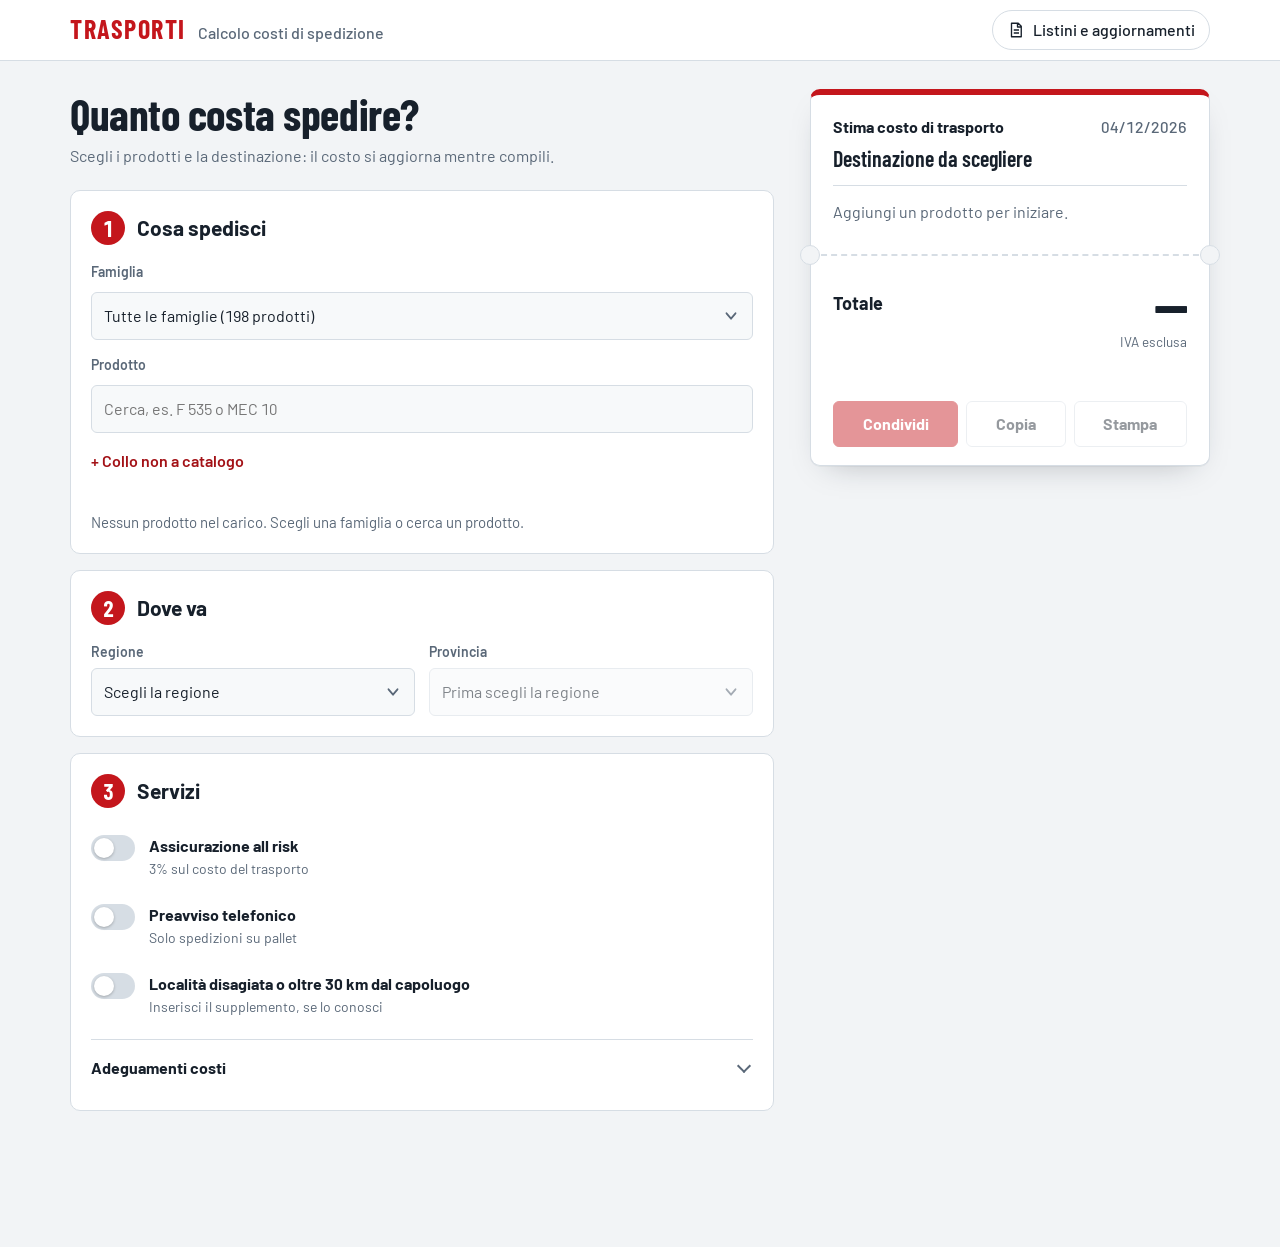
<file: index.html>
<!doctype html>
<html lang="it">
<head>
  <meta charset="utf-8">
  <meta name="viewport" content="width=device-width, initial-scale=1, viewport-fit=cover">
  <title>Calcolo costi di trasporto</title>
  <meta name="description" content="Calcola in pochi secondi il costo di trasporto delle attrezzature in tutta Italia.">
  <meta name="theme-color" content="#C4161C">
  <link rel="manifest" href="manifest.webmanifest">
  <link rel="icon" href="icons/icon-192.png" type="image/png">
  <link rel="apple-touch-icon" href="icons/apple-touch-icon.png">
  <meta name="apple-mobile-web-app-capable" content="yes">
  <meta name="apple-mobile-web-app-status-bar-style" content="default">
  <meta name="apple-mobile-web-app-title" content="Trasporti">
  <link rel="preload" href="fonts/barlow-condensed-latin-700-normal.woff2" as="font" type="font/woff2" crossorigin>
  <link rel="stylesheet" href="styles.css?v=15">
</head>
<body>
  <header class="topbar">
    <div class="topbar-inner">
      <div class="brand">
        <span class="wordmark">TRASPORTI</span>
        <span class="brand-sub">Calcolo costi di spedizione</span>
      </div>
      <button class="ghost-btn" id="btnListini" type="button" aria-haspopup="dialog">
        <svg viewBox="0 0 24 24" aria-hidden="true"><path d="M6 3h9l4 4v14H6z M14 3v5h5 M9 12h7 M9 16h7" fill="none" stroke="currentColor" stroke-width="1.8" stroke-linejoin="round"/></svg>
        <span>Listini e aggiornamenti</span>
      </button>
    </div>
  </header>

  <main class="layout">
    <section class="config" aria-label="Configura la spedizione">

      <div class="intro">
        <h1>Quanto costa spedire?</h1>
        <p>Scegli i prodotti e la destinazione: il costo si aggiorna mentre compili.</p>
      </div>

      <!-- 1. Prodotti -->
      <section class="step" aria-labelledby="h-prodotti">
        <div class="step-head">
          <span class="step-num" aria-hidden="true">1</span>
          <h2 id="h-prodotti">Cosa spedisci</h2>
        </div>

        <div class="picker">
          <label class="field-label" for="catSelect">Famiglia</label>
          <select id="catSelect" class="select"></select>

          <label class="field-label" for="artInput">Prodotto</label>
          <div class="combo" id="combo">
            <input id="artInput" class="input" type="text" autocomplete="off" spellcheck="false"
                   placeholder="Cerca, es. F 535 o MEC 10"
                   role="combobox" aria-expanded="false" aria-controls="artList" aria-autocomplete="list">
            <ul id="artList" class="combo-list" role="listbox" hidden></ul>
          </div>
          <button class="link-btn" id="btnManual" type="button">+ Collo non a catalogo</button>
        </div>

        <div id="manualBox" class="manual" hidden>
          <div class="seg" role="radiogroup" aria-label="Tipo di collo">
            <button type="button" role="radio" aria-checked="true" data-mtype="pallet">Pallet</button>
            <button type="button" role="radio" aria-checked="false" data-mtype="groupage">Groupage</button>
          </div>
          <div class="manual-grid" id="manualPallet">
            <label>Tipo di pallet
              <select id="mPalletType" class="select"></select>
            </label>
            <p class="hint" id="mPalletHint"></p>
          </div>
          <div class="manual-grid" id="manualGroupage" hidden>
            <label>Metri lineari<input id="mMl" class="input" type="number" min="0" step="0.5" inputmode="decimal" value="3"></label>
            <label>Peso (quintali)<input id="mQ" class="input" type="number" min="0" step="0.5" inputmode="decimal" value="5"></label>
            <label>Bancali 80×120<input id="mB" class="input" type="number" min="0" step="1" inputmode="numeric" value="1"></label>
          </div>
          <div class="manual-actions">
            <button type="button" class="btn" id="btnManualAdd">Aggiungi al carico</button>
            <button type="button" class="link-btn" id="btnManualCancel">Annulla</button>
          </div>
        </div>

        <ul class="cart" id="cart" aria-live="polite"></ul>
        <p class="empty" id="cartEmpty">Nessun prodotto nel carico. Scegli una famiglia o cerca un prodotto.</p>
      </section>

      <!-- 2. Destinazione -->
      <section class="step" aria-labelledby="h-dest">
        <div class="step-head">
          <span class="step-num" aria-hidden="true">2</span>
          <h2 id="h-dest">Dove va</h2>
        </div>
        <div class="two">
          <label class="field">
            <span class="field-label">Regione</span>
            <select id="regSelect" class="select"></select>
          </label>
          <label class="field">
            <span class="field-label">Provincia</span>
            <select id="provSelect" class="select" disabled></select>
          </label>
        </div>
      </section>

      <!-- 3. Servizi -->
      <section class="step" aria-labelledby="h-servizi">
        <div class="step-head">
          <span class="step-num" aria-hidden="true">3</span>
          <h2 id="h-servizi">Servizi</h2>
        </div>
        <div class="toggles">
          <label class="toggle">
            <input type="checkbox" id="optAss">
            <span class="toggle-ui" aria-hidden="true"></span>
            <span class="toggle-text"><strong>Assicurazione all risk</strong><small>3% sul costo del trasporto</small></span>
          </label>
          <label class="toggle">
            <input type="checkbox" id="optPre">
            <span class="toggle-ui" aria-hidden="true"></span>
            <span class="toggle-text"><strong>Preavviso telefonico</strong><small>Solo spedizioni su pallet</small></span>
          </label>
          <label class="toggle">
            <input type="checkbox" id="optDis">
            <span class="toggle-ui" aria-hidden="true"></span>
            <span class="toggle-text"><strong>Località disagiata o oltre 30 km dal capoluogo</strong><small>Inserisci il supplemento, se lo conosci</small></span>
          </label>
          <div class="dis-row" id="disRow" hidden>
            <label for="disEur">Supplemento località disagiata / oltre 30 km (€)</label>
            <input id="disEur" class="input" type="number" min="0" step="1" inputmode="decimal" placeholder="0">
          </div>
        </div>

        <details class="adjust" id="adjustBox">
          <summary>
            <span>Adeguamenti costi</span>
            <span class="adjust-chips" id="adjChips"></span>
          </summary>
          <div class="adjust-body">
            <div class="adj-row">
              <span class="field-label" id="lblAdj">Aumenta o diminuisci (%)</span>
              <div class="stepper" role="group" aria-labelledby="lblAdj">
                <button type="button" id="adjDown" aria-label="Diminuisci dell'1%">−</button>
                <input id="adjPct" type="number" step="0.5" inputmode="decimal" value="0" aria-labelledby="lblAdj">
                <button type="button" id="adjUp" aria-label="Aumenta dell'1%">+</button>
              </div>
              <button type="button" class="link-btn" id="adjReset">Azzera</button>
            </div>
            <label class="toggle">
              <input type="checkbox" id="fuelOn">
              <span class="toggle-ui" aria-hidden="true"></span>
              <span class="toggle-text"><strong>Adegua al prezzo del gasolio di oggi</strong><small id="fuelInfo">Caricamento dati MIMIT…</small></span>
            </label>
            <div class="fuel-share">
              <label>Incidenza gasolio, Italia continentale (%)<input id="fuelShare" class="input" type="number" min="0" max="100" step="1" inputmode="decimal"></label>
              <label>Incidenza gasolio, Sicilia e Sardegna (%)<input id="fuelShareIs" class="input" type="number" min="0" max="100" step="1" inputmode="decimal"></label>
            </div>
            <p class="hint">Gli adeguamenti restano salvati solo su questo dispositivo.</p>
          </div>
        </details>
      </section>
    </section>

    <!-- Bolla / risultato -->
    <aside class="docket-wrap" aria-label="Costo stimato">
      <article class="docket" id="docket">
        <header class="docket-head">
          <span>Stima costo di trasporto</span>
          <time id="dkDate"></time>
        </header>
        <p class="docket-dest" id="dkDest">Destinazione da scegliere</p>
        <div class="docket-body" id="dkLines"></div>
        <div class="docket-total">
          <span class="total-label">Totale</span>
          <output class="total" id="dkTotal" aria-live="polite">—</output>
          <span class="total-note">IVA esclusa</span>
        </div>
        <div class="docket-alt" id="dkAlt" hidden></div>
        <ul class="docket-notes" id="dkNotes"></ul>
        <footer class="docket-ref" id="dkRef"></footer>
        <div class="docket-actions">
          <button type="button" class="btn" id="btnShare" disabled>Condividi</button>
          <button type="button" class="btn btn-ghost" id="btnCopy" disabled>Copia</button>
          <button type="button" class="btn btn-ghost" id="btnPrint" disabled>Stampa</button>
        </div>
      </article>
    </aside>
  </main>

  <!-- Barra prezzo su telefono -->
  <div class="pricebar" id="pricebar" hidden>
    <div><small>Totale stimato</small><strong id="pbTotal">—</strong></div>
    <button type="button" class="btn" id="pbGo">Vedi dettaglio</button>
  </div>

  <!-- Listini -->
  <dialog id="dlgListini" class="sheet" aria-labelledby="dlgTitle">
    <div class="sheet-head">
      <h2 id="dlgTitle">Listini e aggiornamenti</h2>
      <button type="button" class="ghost-btn" id="dlgClose" aria-label="Chiudi">✕</button>
    </div>
    <div class="sheet-body" id="dlgBody"></div>
  </dialog>

  <!-- Nuova versione -->
  <div id="updBar" class="updbar" role="status" aria-live="polite">
    <span>È disponibile una nuova versione.</span>
    <span class="updbar-actions">
      <button id="updLater" type="button" class="btn btn-ghost-light">Dopo</button>
      <button id="updNow" type="button" class="btn btn-light">Aggiorna</button>
    </span>
  </div>

  <div class="toast" id="toast" role="status" aria-live="polite"></div>

  <script src="app.js?v=15"></script>
</body>
</html>
</file>
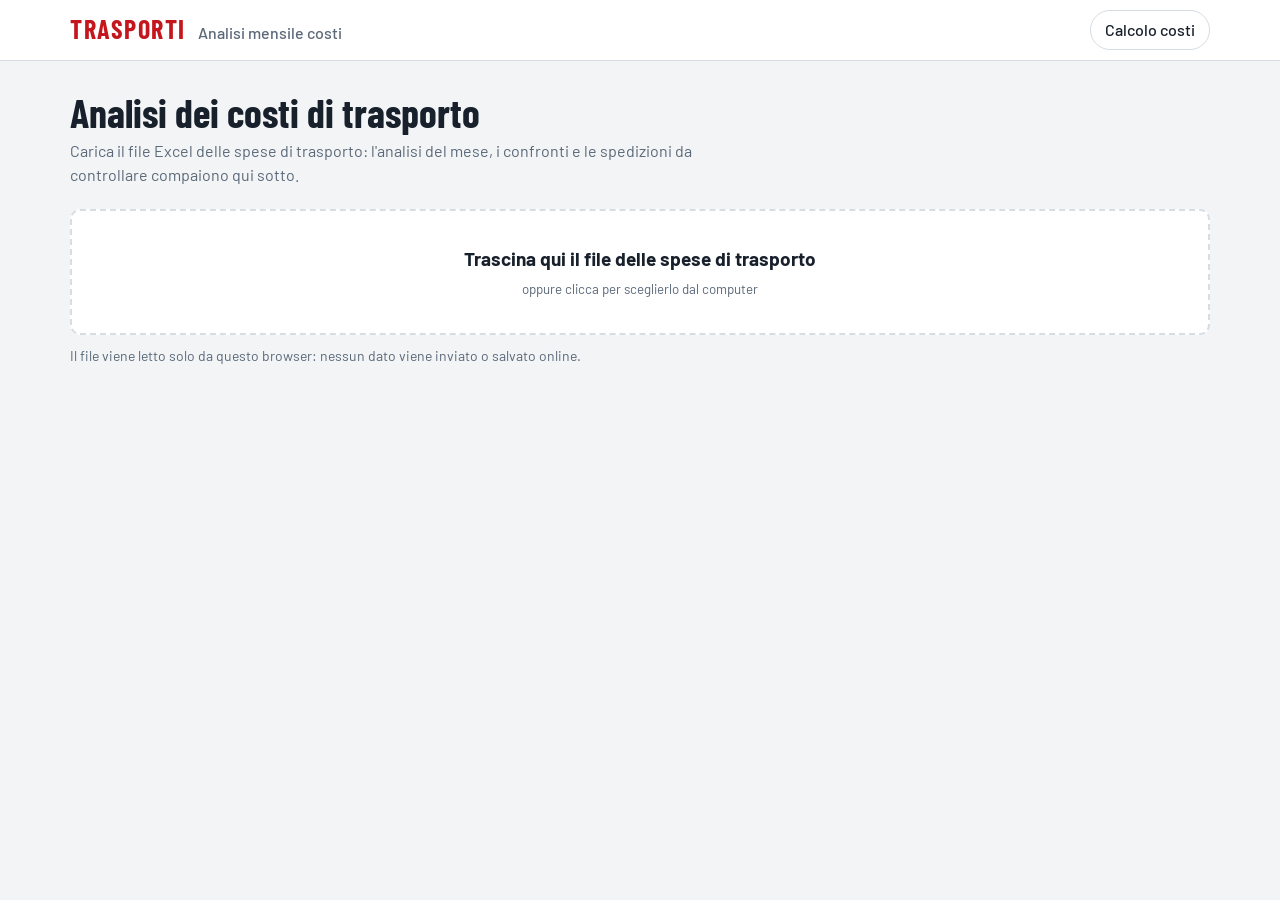
<file: analisi.html>
<!doctype html>
<html lang="it">
<head>
  <meta charset="utf-8">
  <meta name="viewport" content="width=device-width, initial-scale=1, viewport-fit=cover">
  <meta name="robots" content="noindex, nofollow">
  <title>Analisi mensile costi di trasporto</title>
  <meta name="theme-color" content="#C4161C">
  <link rel="icon" href="icons/icon-192.png" type="image/png">
  <link rel="stylesheet" href="styles.css?v=15">
  <style>
    a.ghost-btn{text-decoration:none;white-space:nowrap}
    @media (max-width:560px){ .kpi b{font-size:28px} .brand-sub{display:none} }
    .an{max-width:1180px;margin:0 auto;padding:28px 20px 80px}
    .an h1{font-family:var(--font-cond);font-size:40px}
    .an .lead{color:var(--steel);margin-top:4px;max-width:70ch}
    .drop{
      display:block;margin-top:22px;border:2px dashed var(--rule);border-radius:var(--radius-m);background:var(--surface);
      padding:34px 20px;text-align:center;cursor:pointer;transition:border-color .15s, background .15s;
    }
    .drop:hover,.drop.over{border-color:var(--red);background:var(--red-soft)}
    .drop strong{display:block;font-size:19px;overflow-wrap:anywhere}
    .drop small{display:block;color:var(--steel);margin-top:6px}
    .bar{display:flex;flex-wrap:wrap;gap:12px;align-items:end;justify-content:space-between;margin:26px 0 14px}
    .bar label{display:flex;flex-direction:column;gap:6px;font-size:14px;font-weight:600;color:var(--steel);min-width:220px}
    .bar .acts{display:flex;gap:8px;flex-wrap:wrap}
    .kpis{display:grid;grid-template-columns:repeat(auto-fit,minmax(150px,1fr));gap:12px}
    .kpi{background:var(--surface);border:1px solid var(--rule);border-radius:var(--radius-m);padding:14px 16px}
    .kpi small{display:block;color:var(--steel);font-weight:600;font-size:13.5px}
    .kpi b{display:block;font-family:var(--font-cond);font-size:34px;line-height:1.1;margin-top:4px}
    .kpi .d{font-size:13.5px;color:var(--steel)}
    .kpi .up{color:var(--red-ink)} .kpi .down{color:#1F7A4D}
    .kpi.warn{border-color:var(--amber);background:var(--amber-soft)}
    .panel{background:var(--surface);border:1px solid var(--rule);border-radius:var(--radius-m);padding:18px 20px;margin-top:16px}
    .panel h2{font-size:20px;margin-bottom:4px}
    .panel .sub{color:var(--steel);font-size:14.5px;margin-bottom:10px}
    .tbl{width:100%;border-collapse:collapse;font-size:14.5px}
    .tbl th,.tbl td{padding:8px 10px;border-bottom:1px solid var(--rule);text-align:left;vertical-align:top}
    .tbl th{color:var(--steel);font-weight:600;white-space:nowrap}
    .tbl td.n,.tbl th.n{text-align:right;white-space:nowrap}
    .tbl tfoot td{font-weight:700;border-bottom:0}
    .wrap{overflow-x:auto}
    .chart{width:100%;height:auto;display:block}
    .legend{display:flex;gap:16px;font-size:14px;color:var(--steel);margin-top:6px}
    .legend i{display:inline-block;width:12px;height:12px;border-radius:3px;margin-right:6px;vertical-align:-1px}
    .pill{display:inline-block;font-size:12.5px;font-weight:700;padding:3px 8px;border-radius:999px;background:var(--field);border:1px solid var(--rule)}
    .pill.bad{background:var(--red-soft);border-color:transparent;color:var(--red-ink)}
    .pill.warn{background:var(--amber-soft);border-color:transparent;color:var(--amber)}
    details.chk{border-top:1px solid var(--rule)}
    details.chk:first-of-type{border-top:0}
    details.chk summary{cursor:pointer;display:flex;justify-content:space-between;gap:12px;padding:12px 0;font-weight:700;list-style:none}
    details.chk summary::-webkit-details-marker{display:none}
    .privacy{margin-top:10px;font-size:14px;color:var(--steel)}
    .empty-note{color:var(--steel);padding:6px 0 12px}
    @media print{
      .topbar,.drop,.bar .acts,.privacy{display:none !important}
      .an{padding:0}
      details.chk{display:block} details.chk > *{display:block}
      .panel{break-inside:avoid}
    }
  </style>
</head>
<body>
  <header class="topbar">
    <div class="topbar-inner">
      <div class="brand">
        <span class="wordmark">TRASPORTI</span>
        <span class="brand-sub">Analisi mensile costi</span>
      </div>
      <a class="ghost-btn" href="./">Calcolo costi</a>
    </div>
  </header>

  <main class="an">
    <h1>Analisi dei costi di trasporto</h1>
    <p class="lead">Carica il file Excel delle spese di trasporto: l'analisi del mese, i confronti e le spedizioni da controllare compaiono qui sotto.</p>

    <label class="drop" id="drop">
      <input type="file" id="file" accept=".xlsx,.xls" hidden>
      <strong id="dropTitle">Trascina qui il file delle spese di trasporto</strong>
      <small id="dropSub">oppure clicca per sceglierlo dal computer</small>
    </label>
    <p class="privacy">Il file viene letto solo da questo browser: nessun dato viene inviato o salvato online.</p>

    <section id="out" hidden>
      <div class="bar">
        <label>Periodo
          <select id="month" class="select"></select>
        </label>
        <div class="acts">
          <button class="btn btn-ghost" id="btnCsv" type="button">Esporta controlli (CSV)</button>
          <button class="btn" id="btnPrint" type="button">Stampa / PDF</button>
        </div>
      </div>

      <div class="kpis" id="kpis"></div>

      <section class="panel">
        <h2>Andamento mensile</h2>
        <p class="sub">Costo dei trasporti e importi addebitati ai clienti, mese per mese.</p>
        <div class="wrap"><svg id="chart" class="chart" role="img" aria-label="Grafico costi e addebiti per mese"></svg></div>
        <div class="legend"><span><i style="background:var(--ink)"></i>Costo</span><span><i style="background:var(--red)"></i>Addebitato ai clienti</span></div>
      </section>

      <section class="panel">
        <h2>Per vettore</h2>
        <p class="sub" id="vettSub"></p>
        <div class="wrap"><table class="tbl" id="vettTbl"></table></div>
      </section>

      <section class="panel">
        <h2>Da controllare</h2>
        <p class="sub">Spedizioni che meritano una verifica prima di chiudere il mese.</p>
        <div id="checks"></div>
      </section>

      <section class="panel" id="listinoPanel">
        <h2>Fatture pallet a confronto con le tariffe</h2>
        <div id="listino"></div>
      </section>
    </section>
  </main>

  <script src="vendor/xlsx.mini.min.js"></script>
  <script src="analisi.js?v=10"></script>
</body>
</html>
</file>
<file: styles.css>
/* ---------- Font (ospitati nell'app: funzionano anche offline) ---------- */
@font-face{font-family:"Barlow";src:url(fonts/barlow-latin-400-normal.woff2) format("woff2");font-weight:400;font-display:swap}
@font-face{font-family:"Barlow";src:url(fonts/barlow-latin-500-normal.woff2) format("woff2");font-weight:500;font-display:swap}
@font-face{font-family:"Barlow";src:url(fonts/barlow-latin-600-normal.woff2) format("woff2");font-weight:600;font-display:swap}
@font-face{font-family:"Barlow";src:url(fonts/barlow-latin-700-normal.woff2) format("woff2");font-weight:700;font-display:swap}
@font-face{font-family:"Barlow Condensed";src:url(fonts/barlow-condensed-latin-600-normal.woff2) format("woff2");font-weight:600;font-display:swap}
@font-face{font-family:"Barlow Condensed";src:url(fonts/barlow-condensed-latin-700-normal.woff2) format("woff2");font-weight:700;font-display:swap}

/* ---------- Colori ---------- */
:root{
  --paper:#F2F4F6;
  --surface:#FFFFFF;
  --ink:#17202B;
  --steel:#5A6878;
  --rule:#D6DDE4;
  --field:#F7F9FA;
  --red:#C4161C;
  --red-ink:#A31217;
  --red-soft:#FCEBEC;
  --amber:#8A5A00;
  --amber-soft:#FFF4DC;
  --focus:#1D5FD1;
  --radius-s:6px;
  --radius-m:10px;
  --shadow:0 1px 0 rgba(23,32,43,.04), 0 12px 32px -18px rgba(23,32,43,.35);
  --font:"Barlow", system-ui, -apple-system, "Segoe UI", Roboto, Arial, sans-serif;
  --font-cond:"Barlow Condensed", "Arial Narrow", "Roboto Condensed", var(--font);
  color-scheme:light;
}
@media (prefers-color-scheme: dark){
  :root{
    --paper:#131920;
    --surface:#1A222C;
    --ink:#E7ECF1;
    --steel:#9AA8B6;
    --rule:#2C3743;
    --field:#141B23;
    --red:#E3353B;
    --red-ink:#FF6166;
    --red-soft:#3A1C1F;
    --amber:#F0B44C;
    --amber-soft:#2E2413;
    --focus:#6EA2FF;
    --shadow:0 18px 40px -24px rgba(0,0,0,.8);
    color-scheme:dark;
  }
}

/* ---------- Base ---------- */
*,*::before,*::after{box-sizing:border-box}
html{-webkit-text-size-adjust:100%;height:100%}
body{
  margin:0;min-height:100%;
  background:var(--paper);color:var(--ink);
  font-family:var(--font);font-size:16px;line-height:1.5;
  font-variant-numeric:tabular-nums;
  padding-bottom:env(safe-area-inset-bottom,0px);
}
h1,h2,h3{margin:0;font-weight:700;line-height:1.15}
p{margin:0}
button,input,select{font:inherit;color:inherit}
:focus-visible{outline:3px solid var(--focus);outline-offset:2px}
[hidden]{display:none !important}

/* ---------- Barra in alto ---------- */
.topbar{
  position:sticky;top:0;z-index:20;
  background:var(--surface);
  border-bottom:1px solid var(--rule);
  padding-top:env(safe-area-inset-top,0px);
}
.topbar-inner{max-width:1180px;margin:0 auto;padding:10px 20px;display:flex;align-items:center;justify-content:space-between;gap:12px}
.brand{display:flex;align-items:baseline;gap:12px;min-width:0}
.wordmark{font-family:var(--font-cond);font-weight:700;font-size:26px;letter-spacing:.06em;color:var(--red);line-height:1}
.brand-sub{font-weight:500;color:var(--steel);white-space:nowrap;overflow:hidden;text-overflow:ellipsis}
.ghost-btn{
  display:inline-flex;align-items:center;gap:8px;
  background:none;border:1px solid var(--rule);border-radius:999px;
  padding:7px 14px;cursor:pointer;font-weight:500;color:var(--ink);
}
.ghost-btn svg{width:18px;height:18px}
.ghost-btn:hover{border-color:var(--steel)}

/* ---------- Layout ---------- */
.layout{
  max-width:1180px;margin:0 auto;padding:28px 20px 120px;
  display:grid;grid-template-columns:minmax(0,1fr) 400px;gap:36px;align-items:start;
}
.intro{margin-bottom:22px}
.intro h1{font-family:var(--font-cond);font-size:44px;letter-spacing:-.01em}
.intro p{color:var(--steel);margin-top:4px;max-width:56ch}

.step{
  background:var(--surface);border:1px solid var(--rule);border-radius:var(--radius-m);
  padding:20px;margin-bottom:16px;
}
.step-head{display:flex;align-items:center;gap:12px;margin-bottom:16px}
.step-num{
  font-family:var(--font-cond);font-weight:700;font-size:22px;line-height:1;
  width:34px;height:34px;display:grid;place-items:center;
  border-radius:50%;background:var(--red);color:#fff;flex:none;
}
.step-head h2{font-size:21px}

.field-label{display:block;font-size:14px;font-weight:600;color:var(--steel);margin:0 0 6px}
.input,.select{
  width:100%;min-height:48px;
  background:var(--field);border:1px solid var(--rule);border-radius:var(--radius-s);
  padding:10px 12px;font-size:16px;
}
.select{
  appearance:none;-webkit-appearance:none;padding-right:40px;
  background-image:url("data:image/svg+xml,%3Csvg xmlns='http://www.w3.org/2000/svg' viewBox='0 0 20 20'%3E%3Cpath d='M5 7l5 6 5-6' fill='none' stroke='%235A6878' stroke-width='2' stroke-linecap='round' stroke-linejoin='round'/%3E%3C/svg%3E");
  background-repeat:no-repeat;background-position:right 12px center;background-size:18px;
}
.select:disabled{opacity:.55}
.input:focus,.select:focus{border-color:var(--focus)}
.hint{font-size:14px;color:var(--steel)}

/* ---------- Scelta prodotto ---------- */
.picker{display:grid;grid-template-columns:minmax(0,1fr);gap:4px}
.picker .field-label:not(:first-child){margin-top:10px}
.combo{position:relative}
.combo-list{
  position:absolute;left:0;right:0;top:calc(100% + 4px);z-index:15;
  margin:0;padding:6px;list-style:none;
  background:var(--surface);border:1px solid var(--rule);border-radius:var(--radius-m);
  box-shadow:var(--shadow);max-height:min(360px,55vh);overflow:auto;
}
.combo-group{font-size:13px;font-weight:700;color:var(--steel);padding:10px 10px 4px}
.combo-opt{
  display:flex;justify-content:space-between;gap:12px;align-items:baseline;
  padding:10px;border-radius:var(--radius-s);cursor:pointer;
}
.combo-opt[aria-selected="true"],.combo-opt:hover{background:var(--red-soft)}
.combo-opt .opt-name{font-weight:600}
.combo-opt .opt-meta{font-size:13px;color:var(--steel);white-space:nowrap}
.combo-empty{padding:12px 10px;color:var(--steel)}
.link-btn{
  justify-self:start;background:none;border:0;padding:8px 0;margin-top:4px;
  color:var(--red-ink);font-weight:600;cursor:pointer;
}
.link-btn:hover{text-decoration:underline}

.manual{margin-top:12px;padding:16px;border:1px dashed var(--rule);border-radius:var(--radius-m);background:var(--field)}
.seg{display:inline-flex;border:1px solid var(--rule);border-radius:999px;padding:3px;background:var(--surface);margin-bottom:14px}
.seg button{border:0;background:none;padding:7px 16px;border-radius:999px;cursor:pointer;font-weight:600;color:var(--steel)}
.seg button[aria-checked="true"]{background:var(--ink);color:var(--surface)}
.manual-grid{display:grid;grid-template-columns:repeat(3,minmax(0,1fr));gap:12px}
.manual-grid label{display:flex;flex-direction:column;gap:6px;font-size:14px;font-weight:600;color:var(--steel)}
#manualPallet{grid-template-columns:minmax(0,1fr)}
.manual-actions{display:flex;gap:16px;align-items:center;margin-top:14px}

/* ---------- Carico ---------- */
.cart{list-style:none;margin:16px 0 0;padding:0;display:grid;gap:10px}
.cart-item{
  display:grid;grid-template-columns:minmax(0,1fr) auto auto;gap:12px;align-items:center;
  padding:12px 12px 12px 14px;border:1px solid var(--rule);border-radius:var(--radius-m);
  border-left:4px solid var(--steel);
}
.cart-item[data-svc="pallet"]{border-left-color:var(--ink)}
.cart-item[data-svc="groupage"]{border-left-color:var(--red)}
.cart-item[data-svc="quote"]{border-left-color:var(--amber)}
.ci-name{font-weight:700;overflow-wrap:anywhere}
.ci-meta{font-size:14px;color:var(--steel);margin-top:2px;overflow-wrap:anywhere}
.chip{
  display:inline-block;font-size:12.5px;font-weight:700;line-height:1;
  padding:5px 8px;border-radius:999px;margin-right:6px;vertical-align:1px;
  background:var(--field);border:1px solid var(--rule);color:var(--ink);
}
.chip-red{background:var(--red-soft);border-color:transparent;color:var(--red-ink)}
.chip-amber{background:var(--amber-soft);border-color:transparent;color:var(--amber)}
.qty{display:flex;align-items:center;border:1px solid var(--rule);border-radius:999px;overflow:hidden}
.qty button{width:36px;height:36px;border:0;background:none;font-size:20px;cursor:pointer;color:var(--ink)}
.qty button:hover{background:var(--field)}
.qty span{min-width:28px;text-align:center;font-weight:700}
.ci-del{width:36px;height:36px;border:0;background:none;border-radius:50%;cursor:pointer;color:var(--steel);font-size:18px}
.ci-del:hover{background:var(--red-soft);color:var(--red-ink)}
.empty{margin-top:14px;color:var(--steel);font-size:15px}

/* ---------- Destinazione ---------- */
.two{display:grid;grid-template-columns:repeat(2,minmax(0,1fr));gap:14px}

/* ---------- Interruttori ---------- */
.toggles{display:grid;gap:4px}
.toggle{display:flex;align-items:flex-start;gap:14px;padding:10px 0;cursor:pointer}
.toggle input{position:absolute;opacity:0;width:1px;height:1px}
.toggle-ui{
  flex:none;width:44px;height:26px;border-radius:999px;background:var(--rule);position:relative;margin-top:1px;
  transition:background .15s;
}
.toggle-ui::after{
  content:"";position:absolute;top:3px;left:3px;width:20px;height:20px;border-radius:50%;
  background:#fff;box-shadow:0 1px 3px rgba(0,0,0,.25);transition:transform .15s;
}
.toggle input:checked + .toggle-ui{background:var(--red)}
.toggle input:checked + .toggle-ui::after{transform:translateX(18px)}
.toggle input:focus-visible + .toggle-ui{outline:3px solid var(--focus);outline-offset:2px}
.toggle-text{display:flex;flex-direction:column}
.toggle-text small{color:var(--steel);font-size:14px}
.dis-row{display:flex;flex-direction:column;gap:6px;margin:0 0 8px 58px;max-width:320px;font-size:14px;font-weight:600;color:var(--steel)}
@media (max-width:560px){ .dis-row{margin-left:0} }

/* ---------- Adeguamenti ---------- */
.adjust{margin-top:12px;border-top:1px solid var(--rule);padding-top:6px}
.adjust summary{
  list-style:none;cursor:pointer;display:flex;align-items:center;justify-content:space-between;gap:10px;
  padding:10px 0;font-weight:700;
}
.adjust summary::-webkit-details-marker{display:none}
.adjust summary::after{content:"";width:10px;height:10px;border-right:2px solid var(--steel);border-bottom:2px solid var(--steel);transform:rotate(45deg);margin:0 4px 4px auto;transition:transform .15s}
.adjust[open] summary::after{transform:rotate(-135deg);margin-bottom:-4px}
.adjust-chips{display:flex;gap:6px;flex-wrap:wrap}
.adjust-body{display:grid;gap:10px;padding-bottom:6px}
.adj-row{display:flex;align-items:center;gap:14px;flex-wrap:wrap}
.adj-row .field-label{margin:0;flex-basis:100%}
.stepper{display:flex;align-items:center;border:1px solid var(--rule);border-radius:var(--radius-s);overflow:hidden;background:var(--field)}
.stepper button{width:48px;height:46px;border:0;background:none;font-size:22px;cursor:pointer}
.stepper button:hover{background:var(--surface)}
.stepper input{width:90px;height:46px;border:0;border-left:1px solid var(--rule);border-right:1px solid var(--rule);background:var(--surface);text-align:center;font-weight:700;font-size:18px}
.fuel-share{display:grid;grid-template-columns:repeat(2,minmax(0,1fr));gap:12px}
.fuel-share label{display:flex;flex-direction:column;gap:6px;font-size:14px;font-weight:600;color:var(--steel)}

/* ---------- Bolla ---------- */
.docket-wrap{position:sticky;top:78px}
.docket{
  background:var(--surface);border-radius:var(--radius-m);box-shadow:var(--shadow);
  border:1px solid var(--rule);border-top:6px solid var(--red);
  padding:20px 22px 18px;position:relative;
}
.docket-head{display:flex;justify-content:space-between;gap:10px;font-weight:700}
.docket-head time{font-weight:500;color:var(--steel)}
.docket-dest{font-family:var(--font-cond);font-weight:600;font-size:22px;margin-top:6px;line-height:1.2}
.docket-body{margin-top:14px;border-top:1px solid var(--rule)}
.dk-line{display:grid;grid-template-columns:minmax(0,1fr) auto;gap:12px;padding:10px 0;border-bottom:1px solid var(--rule)}
.dk-line .l{min-width:0}
.dk-line strong{display:block;overflow-wrap:anywhere}
.dk-line small{display:block;color:var(--steel);font-size:13.5px;overflow-wrap:anywhere}
.dk-line .v{font-weight:700;white-space:nowrap}
.dk-line.minor .v{font-weight:600;color:var(--steel)}
.dk-empty{padding:14px 0;color:var(--steel)}

.docket-total{
  position:relative;margin:16px -22px 0;padding:18px 22px 6px;
  display:grid;grid-template-columns:1fr auto;align-items:end;row-gap:0;
  border-top:2px dashed var(--rule);
}
/* tacche laterali stile biglietto */
.docket-total::before,.docket-total::after{
  content:"";position:absolute;top:-11px;width:20px;height:20px;border-radius:50%;
  background:var(--paper);border:1px solid var(--rule);
}
.docket-total::before{left:-11px}
.docket-total::after{right:-11px}
.total-label{font-weight:700;font-size:18px;align-self:center}
.total{font-family:var(--font-cond);font-weight:700;font-size:58px;line-height:1;letter-spacing:-.01em;text-align:right}
.total-note{grid-column:2;text-align:right;color:var(--steel);font-size:13.5px}
.docket-alt{margin-top:12px;padding:10px 12px;border-radius:var(--radius-s);background:var(--field);font-size:14.5px}
.alt-row{display:flex;justify-content:space-between;gap:12px;margin-top:4px}
.docket-notes{list-style:none;margin:12px 0 0;padding:0;display:grid;gap:8px}
.docket-notes li{font-size:14.5px;padding:9px 12px;border-radius:var(--radius-s);background:var(--amber-soft);color:var(--amber)}
.docket-notes li.info{background:var(--field);color:var(--steel)}
.docket-ref{margin-top:14px;font-size:13.5px;color:var(--steel);display:grid;gap:2px}
.docket-ref b{color:var(--ink);font-weight:600}
.docket-actions{display:flex;gap:8px;margin-top:16px;flex-wrap:wrap}

.btn{
  min-height:44px;padding:10px 18px;border-radius:var(--radius-s);border:1px solid var(--red);
  background:var(--red);color:#fff;font-weight:700;cursor:pointer;
}
.btn:hover{background:var(--red-ink);border-color:var(--red-ink)}
.btn:disabled{opacity:.45;cursor:not-allowed}
.btn-ghost{background:none;color:var(--ink);border-color:var(--rule)}
.btn-ghost:hover{background:var(--field);border-color:var(--steel)}
.docket-actions .btn{flex:1 1 auto}

/* ---------- Barra prezzo telefono ---------- */
.pricebar{
  position:fixed;left:0;right:0;bottom:0;z-index:25;
  display:flex;align-items:center;justify-content:space-between;gap:12px;
  background:var(--surface);border-top:1px solid var(--rule);box-shadow:0 -10px 30px -20px rgba(0,0,0,.4);
  padding:10px 16px calc(10px + env(safe-area-inset-bottom,0px));
}
.pricebar small{display:block;color:var(--steel);font-size:13px}
.pricebar strong{font-family:var(--font-cond);font-size:30px;line-height:1}

/* ---------- Finestra listini ---------- */
.sheet{
  width:min(720px,calc(100% - 24px));max-height:calc(100% - 48px);
  border:0;border-radius:var(--radius-m);padding:0;background:var(--surface);color:var(--ink);
  box-shadow:0 30px 80px -30px rgba(0,0,0,.6);
}
.sheet::backdrop{background:rgba(15,20,26,.55)}
.sheet-head{position:sticky;top:0;z-index:3;background:var(--surface);box-shadow:0 1px 0 var(--rule);display:flex;justify-content:space-between;align-items:center;padding:18px 22px;border-bottom:1px solid var(--rule)}
.sheet-head h2{font-family:var(--font-cond);font-size:28px}
.sheet-body{padding:6px 22px 24px}
.sup{padding:18px 0;border-bottom:1px solid var(--rule)}
.sup:last-child{border-bottom:0}
.sup h3{font-size:19px}
.sup-when{display:flex;flex-wrap:wrap;gap:8px;margin:10px 0}
.stamp{
  display:inline-flex;flex-direction:column;padding:6px 12px;border:2px solid var(--red);border-radius:var(--radius-s);
  color:var(--red-ink);transform:rotate(-1.5deg);
}
.stamp small{font-size:11.5px;font-weight:600;color:var(--steel)}
.stamp b{font-family:var(--font-cond);font-size:22px;line-height:1.1}
.sup ul{margin:8px 0 0;padding-left:20px;color:var(--steel)}
.sup li{margin:3px 0}
.timeline{list-style:none;padding:0;margin:10px 0 0;border-left:2px solid var(--rule)}
.timeline li{position:relative;padding:4px 0 8px 16px;color:var(--ink)}
.timeline li::before{content:"";position:absolute;left:-6px;top:11px;width:10px;height:10px;border-radius:50%;background:var(--surface);border:2px solid var(--red)}
.timeline time{display:block;font-size:13px;color:var(--steel);font-weight:600}
.table-wrap{overflow-x:auto;margin-top:10px}
.ptable{border-collapse:collapse;width:100%;font-size:14.5px}
.ptable th,.ptable td{padding:7px 10px;border-bottom:1px solid var(--rule);text-align:left;white-space:nowrap}
.ptable th{color:var(--steel);font-weight:600}

/* ---------- Avviso nuova versione ---------- */
.updbar{
  position:fixed;left:12px;right:12px;bottom:calc(12px + env(safe-area-inset-bottom,0px));z-index:40;
  max-width:560px;margin:0 auto;display:none;align-items:center;justify-content:space-between;gap:12px;flex-wrap:wrap;
  background:var(--ink);color:var(--surface);padding:12px 14px;border-radius:var(--radius-m);font-weight:600;
  box-shadow:0 16px 40px -16px rgba(0,0,0,.6);
}
.updbar.show{display:flex}
.updbar-actions{display:flex;gap:8px}
.btn-light{background:var(--surface);color:var(--ink);border-color:var(--surface)}
.btn-light:hover{background:var(--paper);border-color:var(--paper)}
.btn-ghost-light{background:none;color:var(--surface);border-color:rgba(255,255,255,.4)}
@media (prefers-color-scheme: dark){ .btn-ghost-light{border-color:rgba(0,0,0,.3)} }

.toast{
  position:fixed;left:50%;bottom:calc(88px + env(safe-area-inset-bottom,0px));transform:translate(-50%,20px);
  background:var(--ink);color:var(--surface);padding:10px 16px;border-radius:999px;font-weight:600;
  opacity:0;pointer-events:none;transition:opacity .2s, transform .2s;z-index:50;
}
.toast.show{opacity:1;transform:translate(-50%,0)}

/* ---------- Animazione prezzo ---------- */
.total.bump{animation:bump .35s ease-out}
@keyframes bump{0%{transform:translateY(4px);opacity:.4}100%{transform:none;opacity:1}}
@media (prefers-reduced-motion: reduce){ .total.bump{animation:none} .toggle-ui,.toggle-ui::after{transition:none} }

/* ---------- Telefono e tablet ---------- */
@media (max-width: 960px){
  .layout{grid-template-columns:minmax(0,1fr);gap:20px;padding:20px 14px 110px}
  .docket-wrap{position:static}
  .intro h1{font-size:36px}
}
@media (max-width: 560px){
  .topbar-inner{padding:10px 14px}
  .ghost-btn span{display:none}
  .ghost-btn{padding:8px}
  .brand-sub{font-size:14px}
  .step{padding:16px}
  .two,.fuel-share{grid-template-columns:minmax(0,1fr)}
  .manual-grid{grid-template-columns:minmax(0,1fr)}
  .cart-item{grid-template-columns:minmax(0,1fr) auto;grid-template-areas:"info del" "qty qty"}
  .cart-item .ci-info{grid-area:info}
  .cart-item .ci-del{grid-area:del}
  .cart-item .qty{grid-area:qty;justify-self:start}
  .total{font-size:50px}
}

/* ---------- Stampa ---------- */
@media print{
  body{background:#fff}
  .topbar,.config,.pricebar,.docket-actions,.updbar,.toast{display:none !important}
  .layout{display:block;padding:0}
  .docket{box-shadow:none;border:1px solid #999}
  .docket-total::before,.docket-total::after{display:none}
}
</file>
